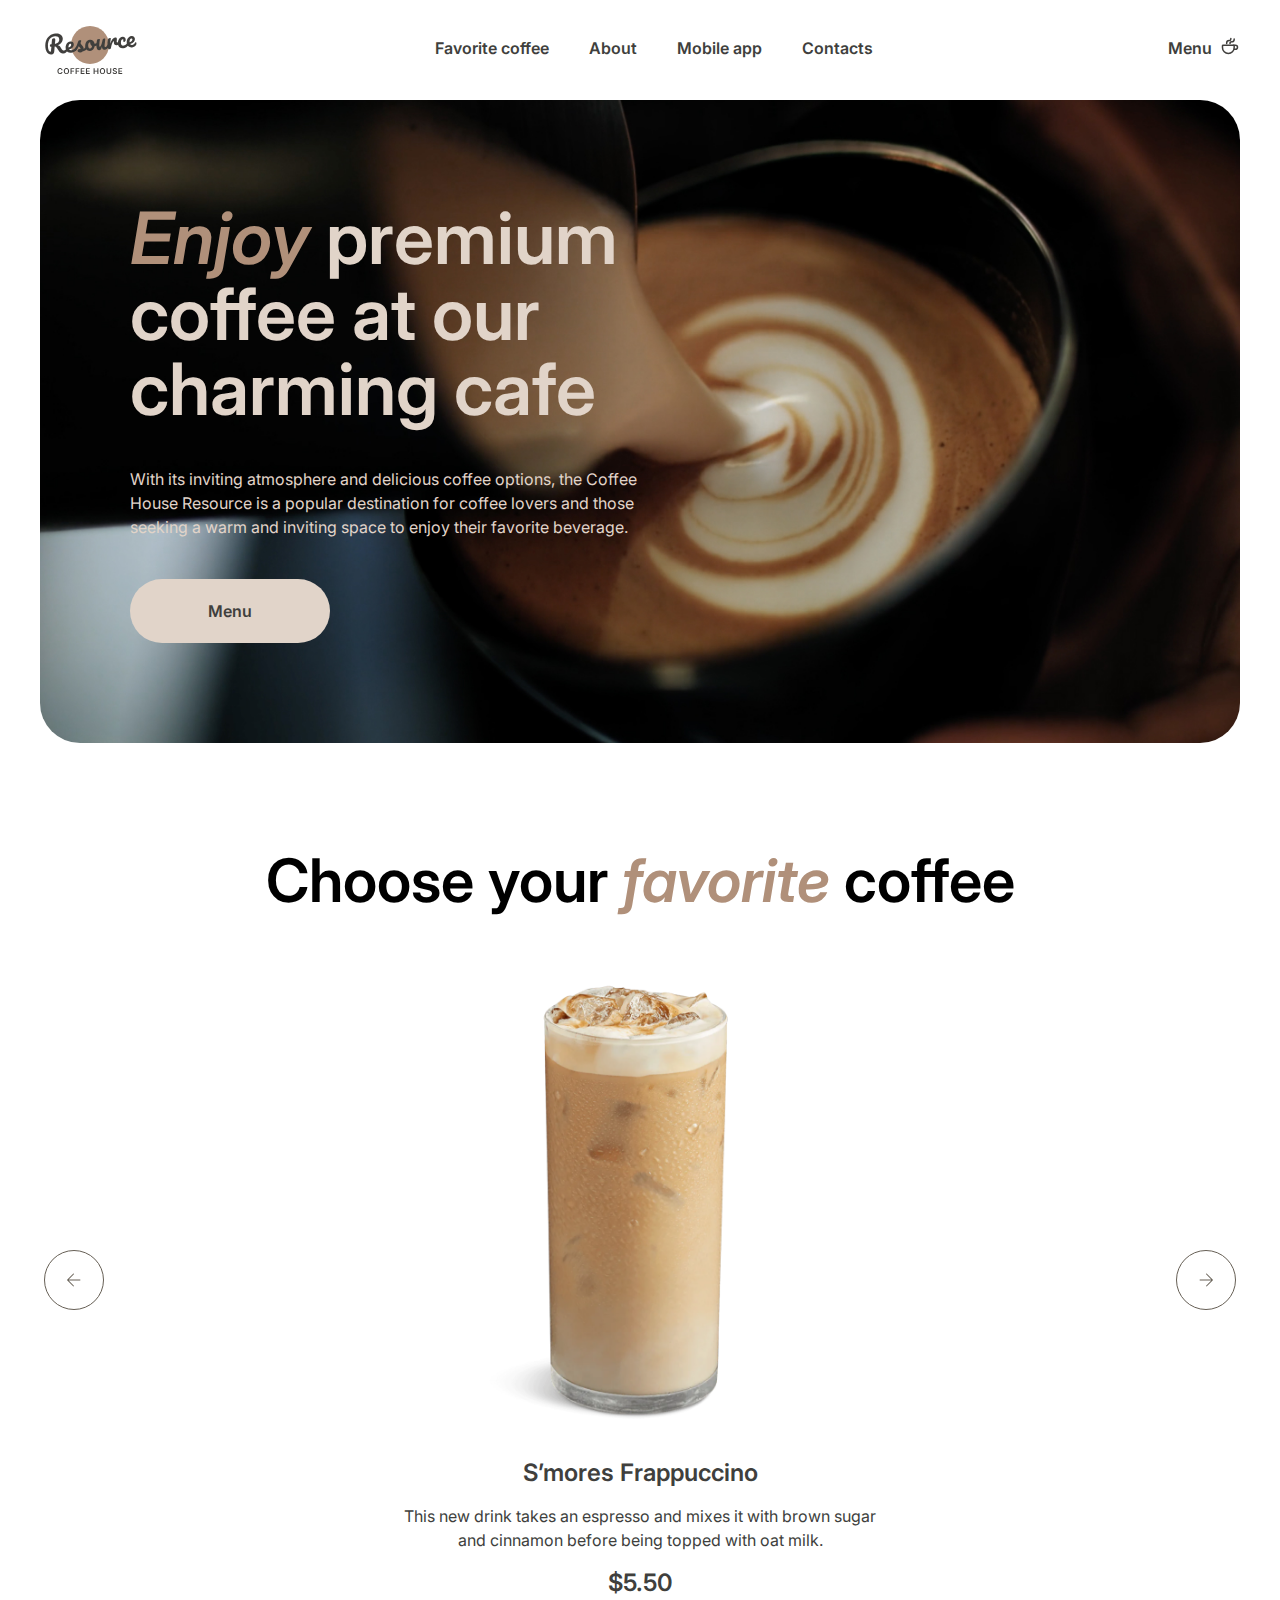
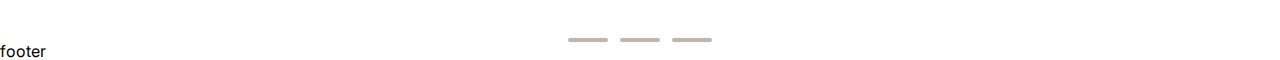
<file: index.html>
<!DOCTYPE html>
<html lang="en">

<head>
  <meta charset="UTF-8">
  <meta name="viewport" content="width=device-width, initial-scale=1.0">
  <link rel="preconnect" href="https://fonts.googleapis.com">
  <link rel="preconnect" href="https://fonts.gstatic.com" crossorigin>
  <link href="https://fonts.googleapis.com/css2?family=Inter:wght@400;600&display=swap" rel="stylesheet">
  <link rel="stylesheet" href="./css/style.css">
  <title>Coffee House</title>
</head>

<body>
  <div class="wrapper">
    <header class="header">
      <div class="header__container _container">
        <a href="#" class="header__logo-container">
          <img class="header__logo-image" src="./icons/logo.svg" alt="logo">
        </a>
        <nav class="header__menu-container" id="menubody">
          <div class="header__menu-left">
            <ul class="header__menu-list">
              <li class="header__menu-item">
                <a href="#" class="header__menu-left-link menu-item">Favorite coffee</a>
              </li>
              <li class="header__menu-item">
                <a href="#" class="header__menu-left-link menu-item">About</a>
              </li>
              <li class="header__menu-item">
                <a href="#" class="header__menu-left-link menu-item">Mobile app</a>
              </li>
              <li class="header__menu-item">
                <a href="#" class="header__menu-left-link menu-item">Contacts</a>
              </li>
            </ul>
          </div>
          <div class="header__menu-right">
            <a href="#" class="header__menu-right-link menu-item">
              <span class="header__menu-right-link-text menu-item__text">Menu</span>
              <img class="header__menu-right-link-icon-small menu-item__icon" src="./icons/coffee-cup.svg" alt="cup">
              <img class="header__menu-right-link-icon-middle menu-item__icon" src="./icons/coffee-cup-middle.svg" alt="cup">
            </a>
          </div>
        </nav>
        <div class="header__burger-container">
          <button class="button-icon-burger" id="menubutton"></button>
        </div>
      </div>
    </header>
    <main class="main">
      <section class="main__enjoy enjoy">
        <div class="enjoy__container _container">
          <div class="enjoy__body">
            <div class="enjoy__content">
              <h1 class="enjoy__title">
                <span class="_title-italic">Enjoy</span> premium coffee at our charming cafe
              </h1>
              <p class="enjoy__description">With its inviting atmosphere and delicious coffee options, the Coffee House Resource is a popular destination for coffee lovers and those seeking a warm and inviting space to enjoy their favorite beverage.</p>
              <a href="#" class="enjoy__button button-primary">
                <span class="enjoy__button-container button-primary__container">
                  <span class="button-primary__text">Menu</span>
                  <img class="button-primary__icon" src="./icons/coffee-cup.svg" alt="cup of coffee">
                </span>
              </a>
            </div>
            <img class="enjoy__background" src="./img/enjoy/background.jpeg" alt="">
          </div>
        </div>
      </section>
      <section class="main__favourite favourite">
        <div class="favourite__container _container">
          <h2 class="favourite__title _titleBlock">
            Choose your <span class="_title-italic">favorite</span> coffee
          </h2>
          <div class="favourite__slider slider">
            <div class="slider__frame" id="sliderframe">
              <div class="slider__list" id="slider-slides-container"></div>
            </div>
            <div class="slider__timers" id="slider-timers-container"></div>
            <div class="slider__buttons">
              <button class="slider__button button-icon button-icon_rotate180" id="slider-prev">
                <span class="button-icon__icon-container">
                  <svg class="button-icon__icon" width="24" height="24" viewBox="0 0 24 24" fill="#000000" xmlns="http://www.w3.org/2000/svg">
                    <path fill-rule="evenodd" clip-rule="evenodd" d="M12.1464 5.64645C11.9512 5.84171 11.9512 6.15829 12.1464 6.35355L17.2929 11.5H6C5.72386 11.5 5.5 11.7239 5.5 12C5.5 12.2761 5.72386 12.5 6 12.5H17.2929L12.1464 17.6464C11.9512 17.8417 11.9512 18.1583 12.1464 18.3536C12.3417 18.5488 12.6583 18.5488 12.8536 18.3536L18.8536 12.3536C19.0488 12.1583 19.0488 11.8417 18.8536 11.6464L12.8536 5.64645C12.6583 5.45118 12.3417 5.45118 12.1464 5.64645Z" />
                  </svg>
                </span>
              </button>
              <button class="slider__button button-icon" id="slider-next">
                <span class="button-icon__icon-container">
                  <svg class="button-icon__icon" width="24" height="24" viewBox="0 0 24 24" fill="#000000" xmlns="http://www.w3.org/2000/svg">
                    <path fill-rule="evenodd" clip-rule="evenodd" d="M12.1464 5.64645C11.9512 5.84171 11.9512 6.15829 12.1464 6.35355L17.2929 11.5H6C5.72386 11.5 5.5 11.7239 5.5 12C5.5 12.2761 5.72386 12.5 6 12.5H17.2929L12.1464 17.6464C11.9512 17.8417 11.9512 18.1583 12.1464 18.3536C12.3417 18.5488 12.6583 18.5488 12.8536 18.3536L18.8536 12.3536C19.0488 12.1583 19.0488 11.8417 18.8536 11.6464L12.8536 5.64645C12.6583 5.45118 12.3417 5.45118 12.1464 5.64645Z" />
                  </svg>
                </span>
              </button>
            </div>
          </div>
        </div>
      </section>
    </main>
    <footer class="footer">footer</footer>
  </div>
  <script type="module" src="./js/index.js"></script>
</body>

</html>
</file>
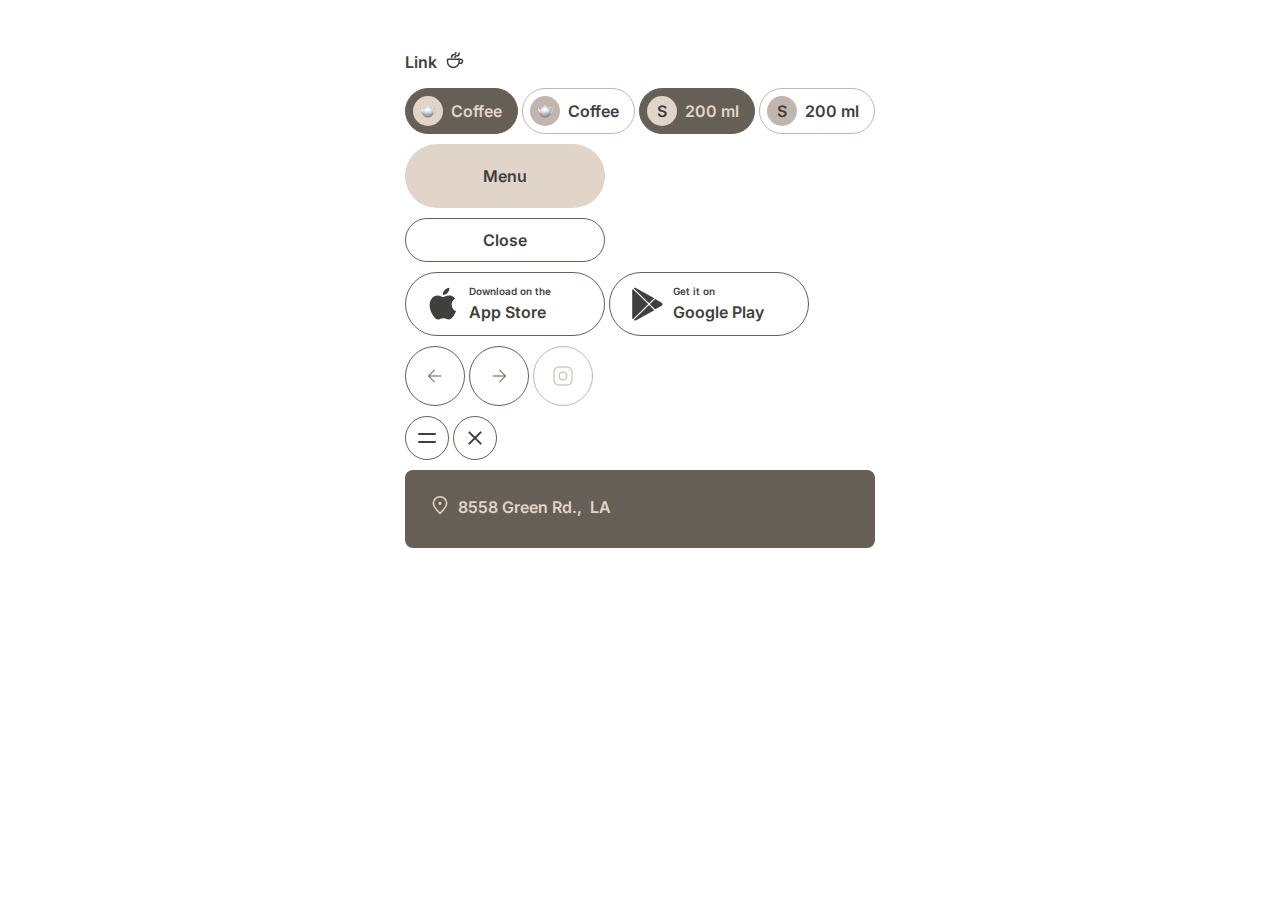
<file: styleguide.html>
<!DOCTYPE html>
<html lang="en">

<head>
  <meta charset="UTF-8" />
  <meta name="viewport" content="width=device-width, initial-scale=1.0" />
  <link rel="preconnect" href="https://fonts.googleapis.com" />
  <link rel="preconnect" href="https://fonts.gstatic.com" crossorigin />
  <link href="https://fonts.googleapis.com/css2?family=Inter:wght@400;600&display=swap" rel="stylesheet" />
  <link rel="stylesheet" href="./css/style.css" />
  <title>Style GUIDE</title>
</head>

<body>
  <div class="wrapper">
    <div class="styleguide">
      <a href="#" class="menu-item">
        <span class="menu-item__text">Link</span>
        <img class="menu-item__icon" src="./icons/coffee-cup.svg" alt="cup" />
      </a>
      <br />
      <button class="tab-item" disabled>
        <span class="tab-item__circle">
          <img class="tab-item__image" src="./img/tab-item/tea.png" alt="coffee" />
        </span>
        <span class="tab-item__text">Coffee</span>
      </button>
      <button class="tab-item">
        <span class="tab-item__circle">
          <img class="tab-item__image" src="./img/tab-item/tea.png" alt="coffee" />
        </span>
        <span class="tab-item__text">Coffee</span>
      </button>
      <button class="tab-item" disabled>
        <span class="tab-item__circle">
          <span class="tab-item__label">S</span>
        </span>
        <span class="tab-item__text">200 ml</span>
      </button>
      <button class="tab-item">
        <span class="tab-item__circle">
          <span class="tab-item__label">S</span>
        </span>
        <span class="tab-item__text">200 ml</span>
      </button>
      <br />
      <a href="#" class="button-primary">
        <span class="button-primary__container">
          <span class="button-primary__text">Menu</span>
          <img class="button-primary__icon" src="./icons/coffee-cup.svg" alt="cup of coffee" />
        </span>
      </a>
      <div class="button-container">
        <button class="button-secondary">Close</button>
      </div>
      <a href="#" class="button-store">
        <span class="button-store__body">
          <span class="button-store__icon-container">
            <svg class="button-store__icon" width="36" height="36" viewBox="0 0 36 36" fill="#000000" xmlns="http://www.w3.org/2000/svg">
              <path d="M26.7063 18.6307C26.6694 14.6324 30.0641 12.6872 30.2193 12.5966C28.2967 9.86366 25.3169 9.49026 24.2697 9.46048C21.767 9.20369 19.3393 10.9206 18.0644 10.9206C16.764 10.9206 14.8008 9.48529 12.6848 9.52747C9.96196 9.56841 7.41468 11.1055 6.01762 13.4923C3.13444 18.359 5.28474 25.5108 8.04705 29.4446C9.42884 31.3712 11.0435 33.5223 13.1569 33.4466C15.2245 33.3635 15.9968 32.1614 18.4919 32.1614C20.9641 32.1614 21.6893 33.4466 23.8447 33.3983C26.0637 33.3635 27.4608 31.463 28.7942 29.519C30.3911 27.3108 31.0323 25.1362 31.0578 25.0245C31.0056 25.0071 26.7483 23.4229 26.7063 18.6307Z" />
              <path d="M22.6347 6.87268C23.7468 5.51675 24.5076 3.67205 24.2964 1.80005C22.6869 1.86952 20.674 2.88554 19.5149 4.21169C18.4893 5.38029 17.5732 7.29571 17.8099 9.097C19.6179 9.2285 21.4743 8.20752 22.6347 6.87268Z" />
            </svg>
          </span>
          <span class="button-store__content">
            <span class="button-store__download-text">Download on the</span>
            <span class="button-store__service-text">App Store</span>
          </span>
        </span>
      </a>
      <a href="#" class="button-store">
        <span class="button-store__body">
          <span class="button-store__icon-container">
            <svg class="button-store__icon" width="36" height="36" viewBox="0 0 36 36" fill="#000000" xmlns="http://www.w3.org/2000/svg">
              <path d="M3.7558 3.20309C3.39335 3.57302 3.18359 4.14896 3.18359 4.89483V31.4995C3.18359 32.2454 3.39335 32.8213 3.7558 33.1913L3.84525 33.2725L19.1359 18.3701V18.0182L3.84525 3.11587L3.7558 3.20309Z" />
              <path d="M26.0776 23.34L20.9863 18.3701V18.0182L26.0837 13.0482L26.1979 13.1129L32.2345 16.4618C33.9573 17.4122 33.9573 18.9761 32.2345 19.9325L26.1979 23.2754L26.0776 23.34Z" />
              <path d="M25.2733 24.2008L20.0617 19.1196L4.68164 34.1167C5.25384 34.7031 6.18695 34.7738 7.24807 34.1873L25.2733 24.2008Z" />
              <path d="M25.2733 12.1876L7.24807 2.20103C6.18695 1.62058 5.25384 1.69125 4.68164 2.27772L20.0617 17.2688L25.2733 12.1876Z" />
            </svg>
          </span>
          <span class="button-store__content">
            <span class="button-store__download-text">Get it on</span>
            <span class="button-store__service-text">Google Play</span>
          </span>
        </span>
      </a>
      <br />
      <button class="button-icon button-icon_rotate180">
        <span class="button-icon__icon-container">
          <svg class="button-icon__icon" width="24" height="24" viewBox="0 0 24 24" fill="#000000" xmlns="http://www.w3.org/2000/svg">
            <path fill-rule="evenodd" clip-rule="evenodd" d="M12.1464 5.64645C11.9512 5.84171 11.9512 6.15829 12.1464 6.35355L17.2929 11.5H6C5.72386 11.5 5.5 11.7239 5.5 12C5.5 12.2761 5.72386 12.5 6 12.5H17.2929L12.1464 17.6464C11.9512 17.8417 11.9512 18.1583 12.1464 18.3536C12.3417 18.5488 12.6583 18.5488 12.8536 18.3536L18.8536 12.3536C19.0488 12.1583 19.0488 11.8417 18.8536 11.6464L12.8536 5.64645C12.6583 5.45118 12.3417 5.45118 12.1464 5.64645Z" />
          </svg>
        </span>
      </button>
      <button class="button-icon">
        <span class="button-icon__icon-container">
          <svg class="button-icon__icon" width="24" height="24" viewBox="0 0 24 24" fill="#000000" xmlns="http://www.w3.org/2000/svg">
            <path fill-rule="evenodd" clip-rule="evenodd" d="M12.1464 5.64645C11.9512 5.84171 11.9512 6.15829 12.1464 6.35355L17.2929 11.5H6C5.72386 11.5 5.5 11.7239 5.5 12C5.5 12.2761 5.72386 12.5 6 12.5H17.2929L12.1464 17.6464C11.9512 17.8417 11.9512 18.1583 12.1464 18.3536C12.3417 18.5488 12.6583 18.5488 12.8536 18.3536L18.8536 12.3536C19.0488 12.1583 19.0488 11.8417 18.8536 11.6464L12.8536 5.64645C12.6583 5.45118 12.3417 5.45118 12.1464 5.64645Z" />
          </svg>
        </span>
      </button>
      <button class="button-icon button-icon_light">
        <span class="button-icon__icon-container">
          <svg class="button-icon__icon" width="24" height="24" viewBox="0 0 24 24" fill="#000000" xmlns="http://www.w3.org/2000/svg">
            <path fill-rule="evenodd" clip-rule="evenodd" d="M12 8.5C10.067 8.5 8.5 10.067 8.5 12C8.5 13.933 10.067 15.5 12 15.5C13.933 15.5 15.5 13.933 15.5 12C15.5 10.067 13.933 8.5 12 8.5ZM7.5 12C7.5 9.51472 9.51472 7.5 12 7.5C14.4853 7.5 16.5 9.51472 16.5 12C16.5 14.4853 14.4853 16.5 12 16.5C9.51472 16.5 7.5 14.4853 7.5 12Z" />
            <path fill-rule="evenodd" clip-rule="evenodd" d="M8 3.5C5.51472 3.5 3.5 5.51472 3.5 8V16C3.5 18.4853 5.51472 20.5 8 20.5H16C18.4853 20.5 20.5 18.4853 20.5 16V8C20.5 5.51472 18.4853 3.5 16 3.5H8ZM2.5 8C2.5 4.96243 4.96243 2.5 8 2.5H16C19.0376 2.5 21.5 4.96243 21.5 8V16C21.5 19.0376 19.0376 21.5 16 21.5H8C4.96243 21.5 2.5 19.0376 2.5 16V8Z" />
            <path fill-rule="evenodd" clip-rule="evenodd" d="M17.8445 6.12723C18.0497 6.31196 18.0664 6.6281 17.8817 6.83336L17.8717 6.84447C17.6869 7.04972 17.3708 7.06636 17.1655 6.88163C16.9603 6.6969 16.9436 6.38076 17.1284 6.1755L17.1384 6.16439C17.3231 5.95914 17.6392 5.9425 17.8445 6.12723Z" />
          </svg>
        </span>
      </button>
      <br />
      <button class="button-icon-burger"></button>
      <button class="button-icon-burger _active"></button>
      <br />
      <div class="footer__containter">
        <a href="#" class="menu-item menu-item__contact">
          <img class="menu-item__icon" src="./icons/pin.svg" alt="cup" />
          <span class="menu-item__text">8558 Green Rd.,&nbsp;&nbsp;LA</span>
        </a>
      </div>
    </div>
  </div>
</body>

</html>
</file>
<file: css/style.css>
/*! normalize.css v8.0.1 | MIT License | github.com/necolas/normalize.css */
/* Document
   ========================================================================== */
/**
 * 1. Correct the line height in all browsers.
 * 2. Prevent adjustments of font size after orientation changes in iOS.
 */
html {
  line-height: 1.15; /* 1 */
  -webkit-text-size-adjust: 100%; /* 2 */
}

/* Sections
   ========================================================================== */
/**
 * Remove the margin in all browsers.
 */
body {
  margin: 0;
}

/**
 * Render the `main` element consistently in IE.
 */
main {
  display: block;
}

/**
 * Correct the font size and margin on `h1` elements within `section` and
 * `article` contexts in Chrome, Firefox, and Safari.
 */
h1 {
  font-size: 2em;
  margin: 0.67em 0;
}

/* Grouping content
   ========================================================================== */
/**
 * 1. Add the correct box sizing in Firefox.
 * 2. Show the overflow in Edge and IE.
 */
hr {
  box-sizing: content-box; /* 1 */
  height: 0; /* 1 */
  overflow: visible; /* 2 */
}

/**
 * 1. Correct the inheritance and scaling of font size in all browsers.
 * 2. Correct the odd `em` font sizing in all browsers.
 */
pre {
  font-family: monospace, monospace; /* 1 */
  font-size: 1em; /* 2 */
}

/* Text-level semantics
   ========================================================================== */
/**
 * Remove the gray background on active links in IE 10.
 */
a {
  background-color: transparent;
}

/**
 * 1. Remove the bottom border in Chrome 57-
 * 2. Add the correct text decoration in Chrome, Edge, IE, Opera, and Safari.
 */
abbr[title] {
  border-bottom: none; /* 1 */
  text-decoration: underline; /* 2 */
  -webkit-text-decoration: underline dotted;
          text-decoration: underline dotted; /* 2 */
}

/**
 * Add the correct font weight in Chrome, Edge, and Safari.
 */
b,
strong {
  font-weight: bolder;
}

/**
 * 1. Correct the inheritance and scaling of font size in all browsers.
 * 2. Correct the odd `em` font sizing in all browsers.
 */
code,
kbd,
samp {
  font-family: monospace, monospace; /* 1 */
  font-size: 1em; /* 2 */
}

/**
 * Add the correct font size in all browsers.
 */
small {
  font-size: 80%;
}

/**
 * Prevent `sub` and `sup` elements from affecting the line height in
 * all browsers.
 */
sub,
sup {
  font-size: 75%;
  line-height: 0;
  position: relative;
  vertical-align: baseline;
}

sub {
  bottom: -0.25em;
}

sup {
  top: -0.5em;
}

/* Embedded content
   ========================================================================== */
/**
 * Remove the border on images inside links in IE 10.
 */
img {
  border-style: none;
}

/* Forms
   ========================================================================== */
/**
 * 1. Change the font styles in all browsers.
 * 2. Remove the margin in Firefox and Safari.
 */
button,
input,
optgroup,
select,
textarea {
  font-family: inherit; /* 1 */
  font-size: 100%; /* 1 */
  line-height: 1.15; /* 1 */
  margin: 0; /* 2 */
}

/**
 * Show the overflow in IE.
 * 1. Show the overflow in Edge.
 */
button,
input { /* 1 */
  overflow: visible;
}

/**
 * Remove the inheritance of text transform in Edge, Firefox, and IE.
 * 1. Remove the inheritance of text transform in Firefox.
 */
button,
select { /* 1 */
  text-transform: none;
}

/**
 * Correct the inability to style clickable types in iOS and Safari.
 */
button,
[type=button],
[type=reset],
[type=submit] {
  -webkit-appearance: button;
}

/**
 * Remove the inner border and padding in Firefox.
 */
button::-moz-focus-inner,
[type=button]::-moz-focus-inner,
[type=reset]::-moz-focus-inner,
[type=submit]::-moz-focus-inner {
  border-style: none;
  padding: 0;
}

/**
 * Restore the focus styles unset by the previous rule.
 */
button:-moz-focusring,
[type=button]:-moz-focusring,
[type=reset]:-moz-focusring,
[type=submit]:-moz-focusring {
  outline: 1px dotted ButtonText;
}

/**
 * Correct the padding in Firefox.
 */
fieldset {
  padding: 0.35em 0.75em 0.625em;
}

/**
 * 1. Correct the text wrapping in Edge and IE.
 * 2. Correct the color inheritance from `fieldset` elements in IE.
 * 3. Remove the padding so developers are not caught out when they zero out
 *    `fieldset` elements in all browsers.
 */
legend {
  box-sizing: border-box; /* 1 */
  color: inherit; /* 2 */
  display: table; /* 1 */
  max-width: 100%; /* 1 */
  padding: 0; /* 3 */
  white-space: normal; /* 1 */
}

/**
 * Add the correct vertical alignment in Chrome, Firefox, and Opera.
 */
progress {
  vertical-align: baseline;
}

/**
 * Remove the default vertical scrollbar in IE 10+.
 */
textarea {
  overflow: auto;
}

/**
 * 1. Add the correct box sizing in IE 10.
 * 2. Remove the padding in IE 10.
 */
[type=checkbox],
[type=radio] {
  box-sizing: border-box; /* 1 */
  padding: 0; /* 2 */
}

/**
 * Correct the cursor style of increment and decrement buttons in Chrome.
 */
[type=number]::-webkit-inner-spin-button,
[type=number]::-webkit-outer-spin-button {
  height: auto;
}

/**
 * 1. Correct the odd appearance in Chrome and Safari.
 * 2. Correct the outline style in Safari.
 */
[type=search] {
  -webkit-appearance: textfield; /* 1 */
  outline-offset: -2px; /* 2 */
}

/**
 * Remove the inner padding in Chrome and Safari on macOS.
 */
[type=search]::-webkit-search-decoration {
  -webkit-appearance: none;
}

/**
 * 1. Correct the inability to style clickable types in iOS and Safari.
 * 2. Change font properties to `inherit` in Safari.
 */
::-webkit-file-upload-button {
  -webkit-appearance: button; /* 1 */
  font: inherit; /* 2 */
}

/* Interactive
   ========================================================================== */
/*
 * Add the correct display in Edge, IE 10+, and Firefox.
 */
details {
  display: block;
}

/*
 * Add the correct display in all browsers.
 */
summary {
  display: list-item;
}

/* Misc
   ========================================================================== */
/**
 * Add the correct display in IE 10+.
 */
template {
  display: none;
}

/**
 * Add the correct display in IE 10.
 */
[hidden] {
  display: none;
}

*,
*::after,
*::before {
  margin: 0;
  padding: 0;
  border: 0;
  box-sizing: border-box;
}

a {
  color: inherit;
  text-decoration: none;
}

img {
  vertical-align: top;
}

h1,
h2,
h3 {
  margin: 0;
}

li {
  list-style: none;
}

html,
body {
  height: 100%;
}

.enjoy__title {
  font-size: 72px;
  font-weight: 600;
  line-height: 105%;
}

._title-italic {
  font-style: italic;
}

._titleBlock {
  font-size: 60px;
  font-weight: 600;
  line-height: 125%;
  font-size: 2rem;
}
@supports (font-size: clamp( 2rem , 0.2860824742rem  +  7.2164948454vw , 3.75rem )) {
  ._titleBlock {
    font-size: clamp( 2rem , 0.2860824742rem  +  7.2164948454vw , 3.75rem );
  }
}

.slide__price, .slide__name {
  font-size: 24px;
  font-weight: 600;
  line-height: 125%;
}

.slide__description, .enjoy__description {
  font-size: 16px;
  font-weight: 400;
  line-height: 150%;
}

.button-store__download-text {
  font-size: 10px;
  font-weight: 600;
  line-height: 140%;
}

.header__menu-left-link, .button-store__service-text, .button-secondary, .button-primary__text, .tab-item, .menu-item__text {
  font-size: 16px;
  font-weight: 600;
  line-height: 150%;
}

.styleguide {
  max-width: 78.75rem;
  margin: 0 auto;
  padding: 3.125rem 6.25rem;
}
.styleguide > * {
  margin-bottom: 0.625rem;
}

.button-container {
  width: 200px;
}

.footer__containter {
  padding: 25px;
  background-color: #665f55;
  border-radius: 8px;
}

.menu-item {
  position: relative;
  display: inline-flex;
  -moz-column-gap: 0.5rem;
       column-gap: 0.5rem;
  padding-bottom: 0.25rem;
}
.menu-item__text {
  color: #403f3d;
}
.menu-item__icon {
  flex: 0 0 1.25rem;
  width: 1.25rem;
  height: 1.25rem;
}
.menu-item::after {
  content: "";
  position: absolute;
  left: 0;
  bottom: 0;
  height: 0.125rem;
  width: 0%;
  background-color: #403f3d;
  transition: 0.3s;
}
.menu-item:hover::after {
  width: 100%;
}
.menu-item__contact .menu-item__text {
  color: #e1d4c9;
}
.menu-item__contact::after {
  background-color: #e1d4c9;
}

.tab-item {
  vertical-align: top;
  display: inline-flex;
  align-items: center;
  -moz-column-gap: 0.5rem;
       column-gap: 0.5rem;
  padding: 0.4375rem 0.9375rem 0.4375rem 0.4375rem;
  color: #403f3d;
  border: 0.0625rem solid #c1b6ad;
  border-radius: 3.125rem;
  background-color: transparent;
  cursor: pointer;
  transition: 0.3s;
}
.tab-item__circle {
  flex: 0 0 1.875rem;
  width: 1.875rem;
  height: 1.875rem;
  display: flex;
  align-items: center;
  justify-content: center;
  background-color: #c1b6ad;
  border-radius: 50%;
}
.tab-item__image {
  width: 1rem;
}
.tab-item:disabled, .tab-item:hover {
  background-color: #665f55;
  border-color: #665f55;
}
.tab-item:disabled .tab-item__circle, .tab-item:hover .tab-item__circle {
  background-color: #e1d4c9;
}
.tab-item:disabled .tab-item__text, .tab-item:hover .tab-item__text {
  color: #e1d4c9;
}
.tab-item:disabled {
  cursor: default;
}

.button-primary {
  display: inline-flex;
  justify-content: center;
  min-width: 12.5rem;
  padding: 1.25rem 0;
  background-color: #e1d4c9;
  border-radius: 6.25rem;
}
.button-primary:hover .button-primary__container {
  width: 4.5rem;
}
.button-primary__container {
  display: flex;
  align-items: center;
  -moz-column-gap: 0.5rem;
       column-gap: 0.5rem;
  width: 2.75rem;
  overflow: hidden;
  transition: 0.3s;
}
.button-primary__text {
  color: #403f3d;
}
.button-primary__icon {
  flex: 0 0 1.25rem;
  width: 1.25rem;
  height: 1.25rem;
}

.button-secondary {
  width: 100%;
  padding: 0.5625rem;
  color: #403f3d;
  text-align: center;
  background-color: transparent;
  border: 0.0625rem solid #665f55;
  border-radius: 6.25rem;
  cursor: pointer;
  transition: 0.3s;
}
.button-secondary:hover {
  color: #e1d4c9;
  background-color: #665f55;
  border-color: #665f55;
}

.button-store {
  display: inline-block;
  padding: 0.6875rem 1.1875rem;
  min-width: 12.5rem;
  color: #403f3d;
  background-color: transparent;
  border: 1px solid #665f55;
  border-radius: 6.25rem;
  transition: 0.3s;
}
.button-store__body {
  display: flex;
  align-items: center;
  -moz-column-gap: 0.5rem;
       column-gap: 0.5rem;
}
.button-store__icon-container {
  flex: 0 0 2.25rem;
  width: 2.25rem;
  height: 2.25rem;
}
.button-store__icon {
  fill: #403f3d;
  width: 100%;
  height: 100%;
}
.button-store__content > * {
  display: block;
}
.button-store__content > *:not(:last-child) {
  margin-bottom: 0.125rem;
}
.button-store:hover {
  background-color: #665f55;
  border-color: #665f55;
  color: #e1d4c9;
}
.button-store:hover .button-store__icon {
  fill: #e1d4c9;
}

.button-icon {
  display: inline-flex;
  align-items: center;
  justify-content: center;
  width: 3.75rem;
  height: 3.75rem;
  background-color: transparent;
  border: 0.0625rem solid #665f55;
  border-radius: 50%;
  cursor: pointer;
  transition: 0.3s;
}
.button-icon__icon-container {
  width: 1.5rem;
  height: 1.5rem;
}
.button-icon__icon {
  fill: #665f55;
  width: 100%;
  height: 100%;
}
.button-icon:hover {
  background-color: #665f55;
  border-color: #665f55;
}
.button-icon:hover .button-icon__icon {
  fill: #e1d4c9;
}
.button-icon_light {
  border-color: #c1b6ad;
}
.button-icon_light .button-icon__icon {
  fill: #c1b6ad;
}
.button-icon_light:hover {
  background-color: #e1d4c9;
  border-color: #e1d4c9;
}
.button-icon_light:hover .button-icon__icon {
  fill: #403f3d;
}
.button-icon_rotate180 .button-icon__icon-container {
  transform: rotate(180deg);
}

.button-icon-burger {
  position: relative;
  width: 2.75rem;
  height: 2.75rem;
  border: 0.0625rem solid #665f55;
  border-radius: 50%;
  background-color: transparent;
  cursor: pointer;
}
.button-icon-burger::after, .button-icon-burger::before {
  content: "";
  position: absolute;
  display: block;
  left: 0.75rem;
  right: 0.75rem;
  height: 0.125rem;
  background-color: #403f3d;
  border-radius: 0.125rem;
  transition: 0.3s;
}
.button-icon-burger::before {
  bottom: 1rem;
}
.button-icon-burger::after {
  top: 1rem;
}
.button-icon-burger._active::before {
  transform: translateY(-0.25rem) rotate(-45deg);
}
.button-icon-burger._active::after {
  transform: translateY(0.25rem) rotate(45deg);
}

@media (max-width: 768px) {
  body._lock {
    overflow: hidden;
  }
}

.wrapper {
  display: flex;
  flex-direction: column;
  min-height: 100%;
  font-family: "Inter", sans-serif;
  overflow: hidden;
}
.wrapper > .main {
  flex: 1;
}

._container {
  max-width: 90rem;
  padding: 0 40px;
  margin: 0 auto;
  padding-left: 1rem;
  padding-right: 1rem;
}
@supports (padding-left: clamp( 1rem , -0.4690721649rem  +  6.1855670103vw , 2.5rem )) {
  ._container {
    padding-left: clamp( 1rem , -0.4690721649rem  +  6.1855670103vw , 2.5rem );
  }
}
@supports (padding-right: clamp( 1rem , -0.4690721649rem  +  6.1855670103vw , 2.5rem )) {
  ._container {
    padding-right: clamp( 1rem , -0.4690721649rem  +  6.1855670103vw , 2.5rem );
  }
}

._title-italic {
  color: #b0907a;
}

.header {
  margin-top: 1.25rem;
}
.header__container {
  position: relative;
  display: flex;
  align-items: center;
}
@media (max-width: 768px) {
  .header__container {
    justify-content: space-between;
  }
}
.header__logo-container {
  flex: 0 0 6.25rem;
  position: relative;
  z-index: 4;
}
.header__logo-image {
  width: 100%;
  height: 100%;
}
.header__menu-container {
  flex: 1 1 auto;
  display: flex;
  align-items: center;
}
@media (max-width: 768px) {
  .header__menu-container {
    position: fixed;
    display: block;
    left: 100%;
    top: 5rem;
    bottom: 0;
    width: 100%;
    padding-bottom: 3.125rem;
    z-index: 3;
    background-color: #e1d4c9;
    overflow: auto;
    transition: 0.3s;
  }
  .header__menu-container::before {
    content: "";
    position: fixed;
    top: 0;
    height: 5rem;
    width: 100%;
    background-color: #e1d4c9;
  }
  .header__menu-container._active {
    left: 0%;
  }
}
.header__menu-left {
  flex: 1 1 auto;
  display: flex;
  justify-content: center;
  align-items: center;
}
.header__menu-list {
  display: flex;
  flex-wrap: wrap;
  -moz-column-gap: 2.5rem;
       column-gap: 2.5rem;
  padding: 0 0.625rem;
}
@media (max-width: 768px) {
  .header__menu-list {
    display: block;
    text-align: center;
    padding-top: 5.0625rem;
  }
}
@media (max-width: 768px) {
  .header__menu-item:not(:last-child) {
    margin-bottom: 3.5rem;
  }
}
.header__menu-left-link {
  color: #403f3d;
}
@media (max-width: 768px) {
  .header__menu-left-link {
    font-size: 2rem;
    font-weight: 600;
    line-height: 125%;
  }
}
.header__menu-right {
  flex: 0 1 auto;
}
@media (max-width: 768px) {
  .header__menu-right {
    text-align: center;
    padding-top: 6rem;
  }
}
@media (max-width: 768px) {
  .header__menu-right-link {
    -moz-column-gap: 1rem;
         column-gap: 1rem;
  }
}
@media (max-width: 768px) {
  .header__menu-right-link-text {
    font-size: 2rem;
    font-weight: 600;
    line-height: 125%;
  }
}
.header__menu-right-link-icon-small {
  display: block;
}
@media (max-width: 768px) {
  .header__menu-right-link-icon-small {
    display: none;
  }
}
.header__menu-right-link-icon-middle {
  display: none;
}
@media (max-width: 768px) {
  .header__menu-right-link-icon-middle {
    display: block;
    width: 2.5rem;
    height: 2.5rem;
  }
}
.header__burger-container {
  display: none;
  position: relative;
  z-index: 4;
}
@media (max-width: 768px) {
  .header__burger-container {
    display: block;
  }
}

.main__enjoy {
  margin-top: 20px;
}
.main__favourite {
  margin-top: 100px;
}

.enjoy__body {
  position: relative;
  padding: 100px;
  border-radius: 40px;
  overflow: hidden;
  padding-left: 3.75rem;
  padding-right: 3.75rem;
}
@supports (padding-left: clamp( 3.75rem , 0.8928571429rem  +  5.9523809524vw , 6.25rem )) {
  .enjoy__body {
    padding-left: clamp( 3.75rem , 0.8928571429rem  +  5.9523809524vw , 6.25rem );
  }
}
@supports (padding-right: clamp( 3.75rem , 0.8928571429rem  +  5.9523809524vw , 6.25rem )) {
  .enjoy__body {
    padding-right: clamp( 3.75rem , 0.8928571429rem  +  5.9523809524vw , 6.25rem );
  }
}
@media (max-width: 768px) {
  .enjoy__body {
    padding-top: 3.75rem;
    padding-bottom: 3.75rem;
    padding-left: 1rem;
    padding-right: 1rem;
  }
  @supports (padding-top: clamp( 3.75rem , 1.3015463918rem  +  10.3092783505vw , 6.25rem )) {
    .enjoy__body {
      padding-top: clamp( 3.75rem , 1.3015463918rem  +  10.3092783505vw , 6.25rem );
    }
  }
  @supports (padding-bottom: clamp( 3.75rem , 1.3015463918rem  +  10.3092783505vw , 6.25rem )) {
    .enjoy__body {
      padding-bottom: clamp( 3.75rem , 1.3015463918rem  +  10.3092783505vw , 6.25rem );
    }
  }
  @supports (padding-left: clamp( 1rem , -1.6932989691rem  +  11.3402061856vw , 3.75rem )) {
    .enjoy__body {
      padding-left: clamp( 1rem , -1.6932989691rem  +  11.3402061856vw , 3.75rem );
    }
  }
  @supports (padding-right: clamp( 1rem , -1.6932989691rem  +  11.3402061856vw , 3.75rem )) {
    .enjoy__body {
      padding-right: clamp( 1rem , -1.6932989691rem  +  11.3402061856vw , 3.75rem );
    }
  }
}
.enjoy__content {
  position: relative;
  z-index: 2;
  max-width: 530px;
}
.enjoy__content > *:not(:last-child) {
  margin-bottom: 40px;
}
.enjoy__title {
  font-size: 2.625rem;
  line-height: 3.01875rem;
  color: #e1d4c9;
}
@supports (font-size: clamp( 2.625rem , 0.7886597938rem  +  7.7319587629vw , 4.5rem )) {
  .enjoy__title {
    font-size: clamp( 2.625rem , 0.7886597938rem  +  7.7319587629vw , 4.5rem );
  }
}
@supports (line-height: clamp( 3.01875rem , 1.3476804124rem  +  7.0360824742vw , 4.725rem )) {
  .enjoy__title {
    line-height: clamp( 3.01875rem , 1.3476804124rem  +  7.0360824742vw , 4.725rem );
  }
}
.enjoy__description {
  color: #e1d4c9;
}
@media (max-width: 768px) {
  .enjoy__button-container {
    width: 4.5rem;
  }
}
.enjoy__background {
  position: absolute;
  left: 0;
  top: 0;
  width: 100%;
  height: 100%;
  -o-object-fit: cover;
     object-fit: cover;
  z-index: 1;
}

.favourite__title {
  text-align: center;
}
.favourite__slider {
  margin-top: 40px;
}

.slider {
  position: relative;
}
.slider__frame {
  position: relative;
  z-index: 1;
  max-width: 560px;
  max-width: 21.75rem;
  margin: 0 auto;
  overflow: hidden;
}
@supports (max-width: clamp( 21.75rem , 5.332361516rem  +  61.8075801749vw , 35rem )) {
  .slider__frame {
    max-width: clamp( 21.75rem , 5.332361516rem  +  61.8075801749vw , 35rem );
  }
}
.slider__list {
  display: flex;
  width: 100%;
  height: 100%;
  margin-left: -100%;
}
.slider__timers {
  display: flex;
  justify-content: center;
  -moz-column-gap: 12px;
       column-gap: 12px;
  margin-top: 40px;
}
.slider__timer {
  width: 40px;
  height: 4px;
  border-radius: 100px;
  background-color: #c1b6ad;
  overflow: hidden;
}
.slider__timer::before {
  content: "";
  display: block;
  left: 0;
  top: 0;
  height: 100%;
  width: 0%;
  background-color: #665f55;
}
@media (max-width: 425px) {
  .slider__buttons {
    visibility: hidden;
    opacity: 0;
    width: 0;
    height: 0;
    overflow: hidden;
  }
}
.slider__button {
  position: absolute;
  top: 42.7%;
  z-index: 1;
}
.slider__button:first-child {
  left: 4px;
}
@media (max-width: 768px) {
  .slider__button:first-child {
    left: 0;
  }
}
.slider__button:last-child {
  right: 4px;
}
@media (max-width: 768px) {
  .slider__button:last-child {
    right: 0;
  }
}

.slide {
  flex: 0 0 100%;
  overflow: hidden;
}
.slide__body {
  max-width: 480px;
  margin: 0 auto;
}
.slide__image {
  width: 100%;
  height: 100%;
}
.slide__name {
  margin-top: 20px;
  color: #403f3d;
  text-align: center;
}
.slide__description {
  margin-top: 16px;
  color: #403f3d;
  text-align: center;
}
.slide__price {
  margin-top: 16px;
  color: #403f3d;
  text-align: center;
}

.slide._hide {
  white-space: nowrap;
  animation-duration: 0.5s;
  animation-timing-function: ease-in-out;
  animation-name: hide;
}

.slide._show {
  white-space: nowrap;
  animation-duration: 0.5s;
  animation-direction: reverse;
  animation-name: hide;
}

@keyframes hide {
  from {
    flex-basis: 100%;
  }
  to {
    flex-basis: 0%;
  }
}
._progress.slider__timer::before {
  animation-duration: 5s;
  animation-timing-function: linear;
  animation-name: progress;
}

@keyframes progress {
  from {
    width: 0%;
  }
  to {
    width: 100%;
  }
}
.slider__frame:hover ~ .slider__timers > ._progress.slider__timer::before {
  animation-play-state: paused;
}/*# sourceMappingURL=style.css.map */
</file>
